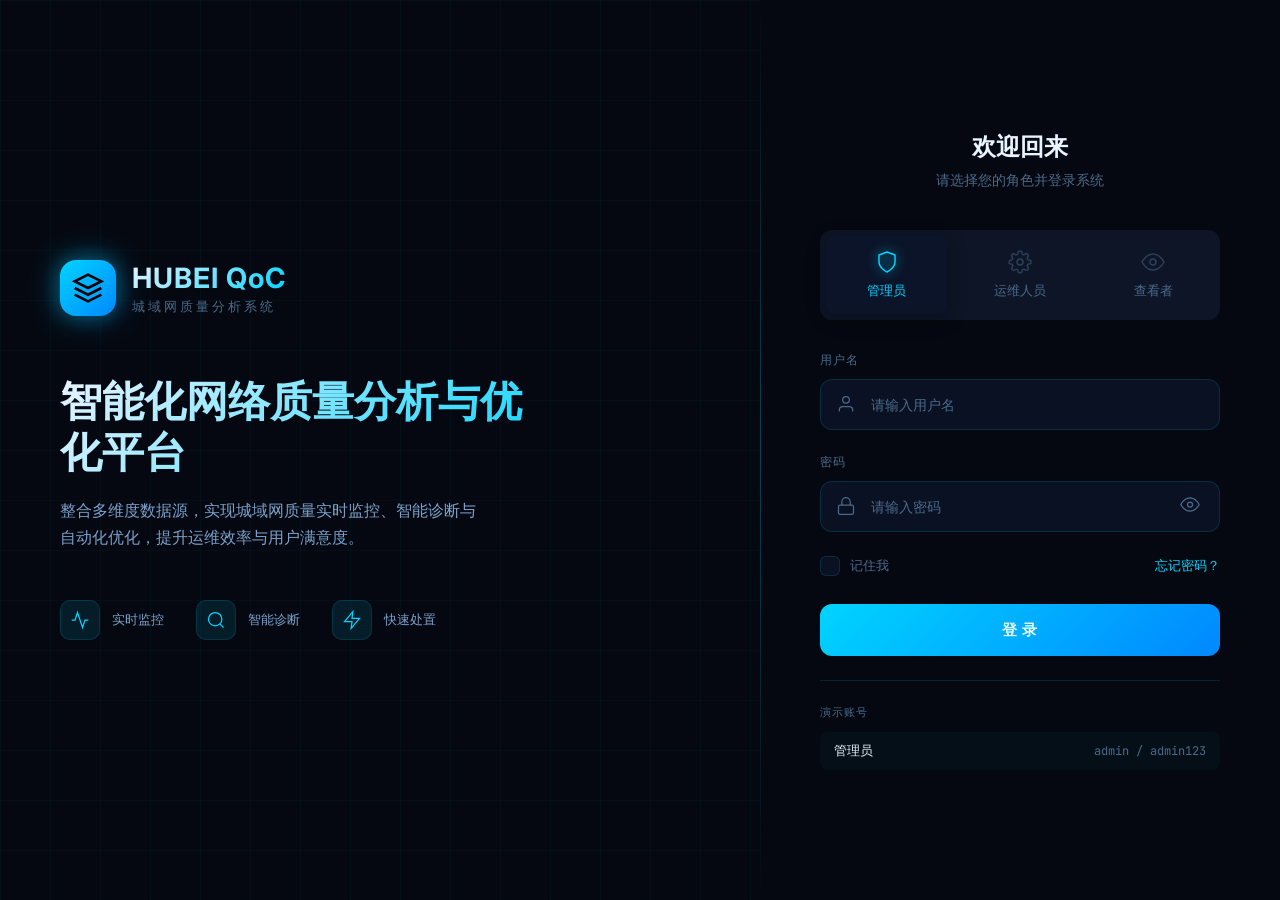
<file: login.html>
<!DOCTYPE html>
<html lang="zh-CN">
<head>
    <meta charset="UTF-8">
    <meta name="viewport" content="width=device-width, initial-scale=1.0">
    <title>登录 - 湖北QoC平台</title>
    <link href="https://fonts.googleapis.com/css2?family=Inter:wght@400;500;600;700&family=JetBrains+Mono:wght@400;500&display=swap" rel="stylesheet">
    <style>
        :root {
            --bg-primary: #050810;
            --bg-secondary: #0a0f1a;
            --bg-tertiary: #0d1526;
            --bg-card: rgba(10, 20, 40, 0.8);
            --bg-card-hover: rgba(15, 30, 60, 0.9);
            --border-color: rgba(0, 200, 255, 0.15);
            --border-glow: rgba(0, 200, 255, 0.4);
            --text-primary: #e8f4ff;
            --text-secondary: #7aa2cc;
            --text-muted: #4a6a8a;
            --accent-cyan: #00d4ff;
            --accent-blue: #0088ff;
            --accent-purple: #a855f7;
            --accent-green: #00ff88;
            --glow-cyan: 0 0 20px rgba(0, 212, 255, 0.3);
        }

        * {
            margin: 0;
            padding: 0;
            box-sizing: border-box;
        }

        body {
            font-family: 'Inter', -apple-system, BlinkMacSystemFont, sans-serif;
            background: var(--bg-primary);
            color: var(--text-primary);
            min-height: 100vh;
            display: flex;
            overflow: hidden;
        }

        .login-left {
            flex: 1;
            position: relative;
            display: flex;
            flex-direction: column;
            justify-content: center;
            padding: 60px;
            overflow: hidden;
        }

        .login-left::before {
            content: '';
            position: absolute;
            top: 0;
            left: 0;
            right: 0;
            bottom: 0;
            background:
                linear-gradient(90deg, rgba(0, 212, 255, 0.03) 1px, transparent 1px),
                linear-gradient(rgba(0, 212, 255, 0.03) 1px, transparent 1px);
            background-size: 50px 50px;
            z-index: 0;
        }

        .login-left-content {
            position: relative;
            z-index: 1;
            max-width: 500px;
        }

        .brand {
            margin-bottom: 60px;
        }

        .brand-logo {
            display: flex;
            align-items: center;
            gap: 16px;
            margin-bottom: 16px;
        }

        .brand-icon {
            width: 56px;
            height: 56px;
            background: linear-gradient(135deg, var(--accent-cyan), var(--accent-blue));
            border-radius: 16px;
            display: flex;
            align-items: center;
            justify-content: center;
            box-shadow: var(--glow-cyan);
            position: relative;
        }

        .brand-icon::after {
            content: '';
            position: absolute;
            inset: -4px;
            border-radius: 20px;
            background: linear-gradient(135deg, var(--accent-cyan), var(--accent-blue));
            opacity: 0.3;
            filter: blur(15px);
            z-index: -1;
        }

        .brand-icon svg {
            width: 32px;
            height: 32px;
            stroke: #000;
            stroke-width: 2;
            fill: none;
        }

        .brand h1 {
            font-size: 28px;
            font-weight: 700;
            background: linear-gradient(135deg, var(--text-primary), var(--accent-cyan));
            -webkit-background-clip: text;
            -webkit-text-fill-color: transparent;
            background-clip: text;
            letter-spacing: 1px;
        }

        .brand span {
            font-size: 13px;
            color: var(--text-muted);
            letter-spacing: 3px;
            text-transform: uppercase;
        }

        .hero-text h2 {
            font-size: 42px;
            font-weight: 700;
            line-height: 1.2;
            margin-bottom: 20px;
            background: linear-gradient(135deg, var(--text-primary) 0%, var(--accent-cyan) 100%);
            -webkit-background-clip: text;
            -webkit-text-fill-color: transparent;
            background-clip: text;
        }

        .hero-text p {
            font-size: 16px;
            color: var(--text-secondary);
            line-height: 1.7;
            max-width: 420px;
        }

        .features {
            display: flex;
            gap: 32px;
            margin-top: 48px;
        }

        .feature {
            display: flex;
            align-items: center;
            gap: 12px;
        }

        .feature-icon {
            width: 40px;
            height: 40px;
            border-radius: 10px;
            background: rgba(0, 212, 255, 0.1);
            border: 1px solid var(--border-color);
            display: flex;
            align-items: center;
            justify-content: center;
        }

        .feature-icon svg {
            width: 20px;
            height: 20px;
            stroke: var(--accent-cyan);
            stroke-width: 1.5;
            fill: none;
        }

        .feature span {
            font-size: 13px;
            color: var(--text-secondary);
        }

        .login-right {
            width: 520px;
            display: flex;
            align-items: center;
            justify-content: center;
            padding: 60px;
            position: relative;
        }

        .login-right::before {
            content: '';
            position: absolute;
            top: 0;
            left: 0;
            width: 1px;
            height: 100%;
            background: linear-gradient(180deg, transparent, var(--accent-cyan), transparent);
            opacity: 0.3;
        }

        .login-card {
            width: 100%;
            max-width: 400px;
        }

        .login-header {
            text-align: center;
            margin-bottom: 40px;
        }

        .login-header h3 {
            font-size: 24px;
            font-weight: 600;
            margin-bottom: 8px;
        }

        .login-header p {
            font-size: 14px;
            color: var(--text-muted);
        }

        .role-selector {
            display: flex;
            gap: 12px;
            margin-bottom: 32px;
            background: var(--bg-tertiary);
            border-radius: 12px;
            padding: 6px;
        }

        .role-option {
            flex: 1;
            padding: 14px 16px;
            border-radius: 10px;
            border: none;
            background: transparent;
            color: var(--text-muted);
            font-size: 13px;
            font-weight: 500;
            cursor: pointer;
            transition: all 0.3s;
            display: flex;
            flex-direction: column;
            align-items: center;
            gap: 8px;
            font-family: 'Inter', sans-serif;
        }

        .role-option svg {
            width: 24px;
            height: 24px;
            stroke-width: 1.5;
            fill: none;
            opacity: 0.5;
            transition: all 0.3s;
        }

        .role-option:hover {
            color: var(--text-secondary);
        }

        .role-option:hover svg {
            opacity: 0.8;
        }

        .role-option.active {
            background: var(--bg-card);
            color: var(--accent-cyan);
            box-shadow: 0 4px 20px rgba(0, 0, 0, 0.3);
        }

        .role-option.active svg {
            opacity: 1;
            filter: drop-shadow(0 0 6px currentColor);
        }

        .form-group {
            margin-bottom: 24px;
        }

        .form-label {
            display: block;
            font-size: 12px;
            font-weight: 500;
            color: var(--text-muted);
            text-transform: uppercase;
            letter-spacing: 1px;
            margin-bottom: 10px;
        }

        .input-wrapper {
            position: relative;
        }

        .input-wrapper svg {
            position: absolute;
            left: 16px;
            top: 50%;
            transform: translateY(-50%);
            width: 20px;
            height: 20px;
            stroke: var(--text-muted);
            stroke-width: 1.5;
            fill: none;
            transition: stroke 0.3s;
        }

        .form-input {
            width: 100%;
            padding: 16px 16px 16px 50px;
            background: var(--bg-card);
            border: 1px solid var(--border-color);
            border-radius: 12px;
            color: var(--text-primary);
            font-size: 14px;
            font-family: 'Inter', sans-serif;
            outline: none;
            transition: all 0.3s;
        }

        .form-input::placeholder {
            color: var(--text-muted);
        }

        .form-input:focus {
            border-color: var(--accent-cyan);
            box-shadow: var(--glow-cyan), inset 0 0 30px rgba(0, 212, 255, 0.03);
            background: var(--bg-card-hover);
        }

        .form-input:focus + svg {
            stroke: var(--accent-cyan);
        }

        .password-toggle {
            position: absolute;
            right: 16px;
            top: 50%;
            transform: translateY(-50%);
            background: none;
            border: none;
            cursor: pointer;
            padding: 4px;
        }

        .password-toggle svg {
            position: static;
            transform: none;
            width: 20px;
            height: 20px;
            stroke: var(--text-muted);
            stroke-width: 1.5;
            fill: none;
            transition: stroke 0.3s;
        }

        .password-toggle:hover svg {
            stroke: var(--text-secondary);
        }

        .form-options {
            display: flex;
            justify-content: space-between;
            align-items: center;
            margin-bottom: 28px;
        }

        .remember-me {
            display: flex;
            align-items: center;
            gap: 10px;
            cursor: pointer;
        }

        .remember-me input {
            display: none;
        }

        .checkbox-custom {
            width: 20px;
            height: 20px;
            border: 1px solid var(--border-color);
            border-radius: 6px;
            background: var(--bg-card);
            display: flex;
            align-items: center;
            justify-content: center;
            transition: all 0.3s;
        }

        .checkbox-custom svg {
            width: 14px;
            height: 14px;
            stroke: var(--accent-cyan);
            stroke-width: 3;
            fill: none;
            opacity: 0;
            transform: scale(0.5);
            transition: all 0.3s;
        }

        .remember-me input:checked + .checkbox-custom {
            background: rgba(0, 212, 255, 0.15);
            border-color: var(--accent-cyan);
        }

        .remember-me input:checked + .checkbox-custom svg {
            opacity: 1;
            transform: scale(1);
        }

        .remember-me span {
            font-size: 13px;
            color: var(--text-muted);
        }

        .forgot-link {
            font-size: 13px;
            color: var(--accent-cyan);
            text-decoration: none;
            transition: opacity 0.3s;
        }

        .forgot-link:hover {
            opacity: 0.8;
        }

        .login-btn {
            width: 100%;
            padding: 16px;
            background: linear-gradient(135deg, var(--accent-cyan), var(--accent-blue));
            border: none;
            border-radius: 12px;
            color: #e5faff;
            font-size: 15px;
            font-weight: 700;
            cursor: pointer;
            transition: all 0.3s;
            position: relative;
            overflow: hidden;
            font-family: 'Inter', sans-serif;
            letter-spacing: 0.5px;
        }

        .login-btn::before {
            content: '';
            position: absolute;
            top: 0;
            left: -100%;
            width: 100%;
            height: 100%;
            background: linear-gradient(90deg, transparent, rgba(255, 255, 255, 0.3), transparent);
            transition: left 0.5s;
        }

        .login-btn:hover {
            box-shadow: 0 0 40px rgba(0, 212, 255, 0.5);
            transform: translateY(-2px);
        }

        .login-btn:hover::before {
            left: 100%;
        }

        .login-btn:active {
            transform: translateY(0);
        }

        .demo-accounts {
            margin-top: 24px;
            padding-top: 24px;
            border-top: 1px solid var(--border-color);
        }

        .demo-accounts p {
            font-size: 11px;
            color: var(--text-muted);
            text-transform: uppercase;
            letter-spacing: 1px;
            margin-bottom: 12px;
        }

        .demo-list {
            display: flex;
            flex-direction: column;
            gap: 8px;
        }

        .demo-item {
            display: flex;
            justify-content: space-between;
            align-items: center;
            padding: 10px 14px;
            background: rgba(0, 212, 255, 0.03);
            border-radius: 8px;
            cursor: pointer;
            transition: all 0.3s;
        }

        .demo-item:hover {
            background: rgba(0, 212, 255, 0.08);
            transform: translateX(4px);
        }

        .demo-role {
            font-size: 13px;
            font-weight: 500;
            color: var(--text-primary);
        }

        .demo-account {
            font-size: 12px;
            color: var(--text-muted);
            font-family: 'JetBrains Mono', monospace;
        }

        @keyframes float {
            0%, 100% { transform: translateY(0); }
            50% { transform: translateY(-10px); }
        }

        @keyframes pulse-glow {
            0%, 100% { box-shadow: var(--glow-cyan); }
            50% { box-shadow: 0 0 40px rgba(0, 212, 255, 0.5); }
        }

        .brand-icon {
            animation: float 4s ease-in-out infinite, pulse-glow 3s ease-in-out infinite;
        }

        @keyframes fadeInUp {
            from {
                opacity: 0;
                transform: translateY(20px);
            }
            to {
                opacity: 1;
                transform: translateY(0);
            }
        }

        .login-card {
            animation: fadeInUp 0.6s ease-out;
        }

        .login-left-content {
            animation: fadeInUp 0.8s ease-out;
        }

        ::-webkit-scrollbar { width: 6px; }
        ::-webkit-scrollbar-track { background: var(--bg-primary); }
        ::-webkit-scrollbar-thumb { background: var(--border-color); border-radius: 3px; }
        ::-webkit-scrollbar-thumb:hover { background: var(--accent-cyan); }
    </style>
</head>
<body>
    <div class="login-left">
        <div class="login-left-content">
            <div class="brand">
                <div class="brand-logo">
                    <div class="brand-icon">
                        <svg viewBox="0 0 24 24"><path d="M12 2L2 7l10 5 10-5-10-5z"/><path d="M2 17l10 5 10-5"/><path d="M2 12l10 5 10-5"/></svg>
                    </div>
                    <div>
                        <h1>HUBEI QoC</h1>
                        <span>城域网质量分析系统</span>
                    </div>
                </div>
            </div>

            <div class="hero-text">
                <h2>智能化网络质量分析与优化平台</h2>
                <p>整合多维度数据源，实现城域网质量实时监控、智能诊断与自动化优化，提升运维效率与用户满意度。</p>
            </div>

            <div class="features">
                <div class="feature">
                    <div class="feature-icon">
                        <svg viewBox="0 0 24 24"><path d="M22 12h-4l-3 9L9 3l-3 9H2"/></svg>
                    </div>
                    <span>实时监控</span>
                </div>
                <div class="feature">
                    <div class="feature-icon">
                        <svg viewBox="0 0 24 24"><circle cx="11" cy="11" r="8"/><line x1="21" y1="21" x2="16.65" y2="16.65"/></svg>
                    </div>
                    <span>智能诊断</span>
                </div>
                <div class="feature">
                    <div class="feature-icon">
                        <svg viewBox="0 0 24 24"><polygon points="13 2 3 14 12 14 11 22 21 10 12 10 13 2"/></svg>
                    </div>
                    <span>快速处置</span>
                </div>
            </div>
        </div>
    </div>

    <div class="login-right">
        <div class="login-card">
            <div class="login-header">
                <h3>欢迎回来</h3>
                <p>请选择您的角色并登录系统</p>
            </div>

            <div class="role-selector">
                <button class="role-option active" data-role="admin">
                    <svg viewBox="0 0 24 24" fill="none" stroke="currentColor" stroke-width="1.5" stroke-linecap="round" stroke-linejoin="round"><path d="M12 22s8-4 8-10V5l-8-3-8 3v7c0 6 8 10 8 10z"/></svg>
                    <span>管理员</span>
                </button>
                <button class="role-option" data-role="operator">
                    <svg viewBox="0 0 24 24" fill="none" stroke="currentColor" stroke-width="1.5" stroke-linecap="round" stroke-linejoin="round"><circle cx="12" cy="12" r="3"/><path d="M19.4 15a1.65 1.65 0 00.33 1.82l.06.06a2 2 0 010 2.83 2 2 0 01-2.83 0l-.06-.06a1.65 1.65 0 00-1.82-.33 1.65 1.65 0 00-1 1.51V21a2 2 0 01-2 2 2 2 0 01-2-2v-.09A1.65 1.65 0 009 19.4a1.65 1.65 0 00-1.82.33l-.06.06a2 2 0 01-2.83 0 2 2 0 010-2.83l.06-.06a1.65 1.65 0 00.33-1.82 1.65 1.65 0 00-1.51-1H3a2 2 0 01-2-2 2 2 0 012-2h.09A1.65 1.65 0 004.6 9a1.65 1.65 0 00-.33-1.82l-.06-.06a2 2 0 010-2.83 2 2 0 012.83 0l.06.06a1.65 1.65 0 001.82.33H9a1.65 1.65 0 001-1.51V3a2 2 0 012-2 2 2 0 012 2v.09a1.65 1.65 0 001 1.51 1.65 1.65 0 001.82-.33l.06-.06a2 2 0 012.83 0 2 2 0 010 2.83l-.06.06a1.65 1.65 0 00-.33 1.82V9a1.65 1.65 0 001.51 1H21a2 2 0 012 2 2 2 0 01-2 2h-.09a1.65 1.65 0 00-1.51 1z"/></svg>
                    <span>运维人员</span>
                </button>
                <button class="role-option" data-role="viewer">
                    <svg viewBox="0 0 24 24" fill="none" stroke="currentColor" stroke-width="1.5" stroke-linecap="round" stroke-linejoin="round"><path d="M1 12s4-8 11-8 11 8 11 8-4 8-11 8-11-8-11-8z"/><circle cx="12" cy="12" r="3"/></svg>
                    <span>查看者</span>
                </button>
            </div>

            <form id="loginForm">
                <div class="form-group">
                    <label class="form-label">用户名</label>
                    <div class="input-wrapper">
                        <input type="text" class="form-input" id="username" placeholder="请输入用户名">
                        <svg viewBox="0 0 24 24"><path d="M20 21v-2a4 4 0 00-4-4H8a4 4 0 00-4 4v2"/><circle cx="12" cy="7" r="4"/></svg>
                    </div>
                </div>

                <div class="form-group">
                    <label class="form-label">密码</label>
                    <div class="input-wrapper">
                        <input type="password" class="form-input" id="password" placeholder="请输入密码">
                        <svg viewBox="0 0 24 24"><rect x="3" y="11" width="18" height="11" rx="2" ry="2"/><path d="M7 11V7a5 5 0 0110 0v4"/></svg>
                        <button type="button" class="password-toggle" onclick="togglePassword()">
                            <svg id="eyeIcon" viewBox="0 0 24 24"><path d="M1 12s4-8 11-8 11 8 11 8-4 8-11 8-11-8-11-8z"/><circle cx="12" cy="12" r="3"/></svg>
                        </button>
                    </div>
                </div>

                <div class="form-options">
                    <label class="remember-me">
                        <input type="checkbox" id="remember">
                        <div class="checkbox-custom">
                            <svg viewBox="0 0 24 24"><polyline points="20 6 9 17 4 12"/></svg>
                        </div>
                        <span>记住我</span>
                    </label>
                    <a href="#" class="forgot-link">忘记密码？</a>
                </div>

                <button type="submit" class="login-btn">登 录</button>
            </form>


            <div class="demo-accounts">
                <p>演示账号</p>
                <div class="demo-list">
                    <div class="demo-item" onclick="fillDemo('admin')">
                        <span class="demo-role">管理员</span>
                        <span class="demo-account">admin / admin123</span>
                    </div>
                </div>
            </div>
        </div>
    </div>

    <script>
        const roleDescriptions = {
            admin: {
                title: '管理员权限',
                content: '拥有系统全部权限，可进行用户管理、角色配置、系统设置及所有业务功能操作。'
            },
            operator: {
                title: '运维人员权限',
                content: '可进行设备监控、告警处理、故障诊断与快速处置等日常运维操作。'
            },
            viewer: {
                title: '查看者权限',
                content: '仅可查看监控仪表盘和数据报告，无修改权限，适合管理层或外部访客。'
            }
        };

        const roleSelector = document.querySelector('.role-selector');
        const roleOptions = document.querySelectorAll('.role-option');
        const roleTitle = document.getElementById('roleTitle');
        const roleContent = document.getElementById('roleContent');

        roleOptions.forEach(option => {
            option.addEventListener('click', () => {
                roleOptions.forEach(opt => opt.classList.remove('active'));
                option.classList.add('active');
                const role = option.dataset.role;
                roleTitle.textContent = roleDescriptions[role].title;
                roleContent.textContent = roleDescriptions[role].content;
            });
        });

        function togglePassword() {
            const passwordInput = document.getElementById('password');
            const eyeIcon = document.getElementById('eyeIcon');
            if (passwordInput.type === 'password') {
                passwordInput.type = 'text';
                eyeIcon.innerHTML = '<path d="M17.94 17.94A10.07 10.07 0 0112 20c-7 0-11-8-11-8a18.45 18.45 0 015.06-5.94M9.9 4.24A9.12 9.12 0 0112 4c7 0 11 8 11 8a18.5 18.5 0 01-2.16 3.19m-6.72-1.07a3 3 0 11-4.24-4.24"/><line x1="1" y1="1" x2="23" y2="23"/>';
            } else {
                passwordInput.type = 'password';
                eyeIcon.innerHTML = '<path d="M1 12s4-8 11-8 11 8 11 8-4 8-11 8-11-8-11-8z"/><circle cx="12" cy="12" r="3"/>';
            }
        }

        function fillDemo(role) {
            const roleOption = document.querySelector(`[data-role="${role}"]`);
            roleOption.click();
            document.getElementById('username').value = role === 'admin' ? 'admin' : role === 'operator' ? 'operator' : 'viewer';
            document.getElementById('password').value = role === 'admin' ? 'admin123' : role === 'operator' ? 'oper123' : 'view123';
        }

        document.getElementById('loginForm').addEventListener('submit', (e) => {
            e.preventDefault();
            const username = document.getElementById('username').value;
            const password = document.getElementById('password').value;
            const activeRole = document.querySelector('.role-option.active').dataset.role;

            if (!username || !password) {
                alert('请输入用户名和密码');
                return;
            }

            const demoAccounts = {
                admin: { username: 'admin', password: 'admin123' },
                operator: { username: 'operator', password: 'oper123' },
                viewer: { username: 'viewer', password: 'view123' }
            };

            if (username === demoAccounts[activeRole].username && password === demoAccounts[activeRole].password) {
                const roleNames = { admin: '管理员', operator: '运维人员', viewer: '查看者' };
                const roleTitles = { admin: '系统管理员', operator: '运维工程师', viewer: '数据查看者' };
                localStorage.setItem('qoc_user', JSON.stringify({
                    role: activeRole,
                    name: roleNames[activeRole],
                    title: roleTitles[activeRole],
                    avatar: roleNames[activeRole].charAt(0)
                }));
                window.location.href = 'index.html';
            } else {
                alert('用户名或密码错误，请使用演示账号登录');
            }
        });
    </script>
</body>
</html>
</file>
